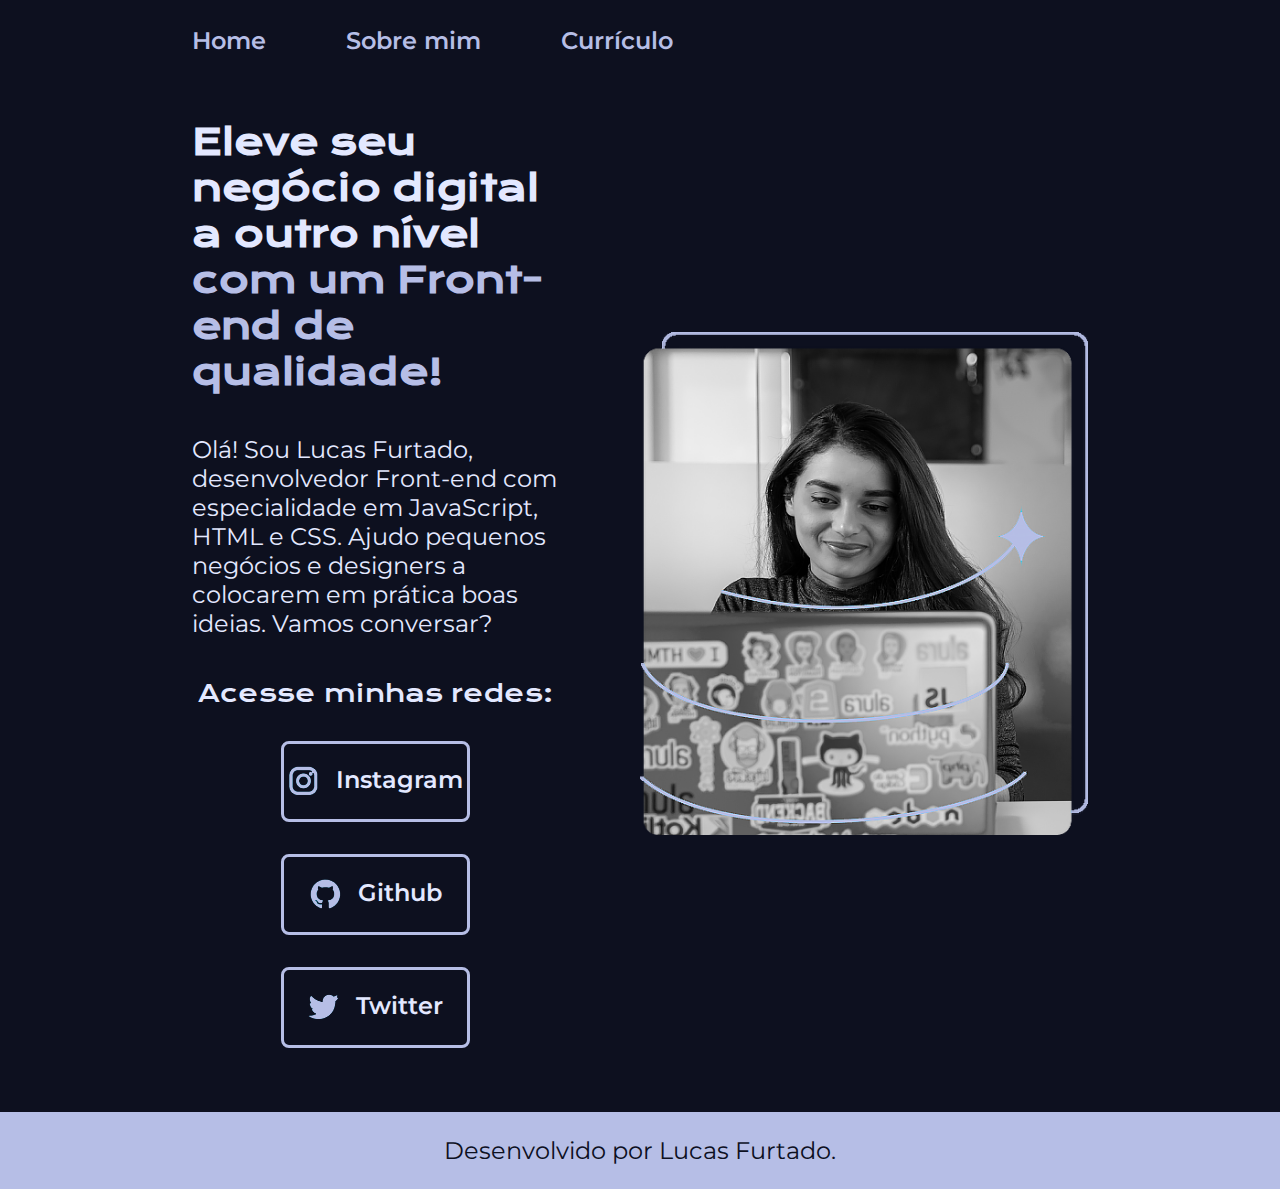
<file: index.html>
<!DOCTYPE html>
<html lang="pt-br">
<head>
    <meta charset="UTF-8">
    <meta http-equiv="X-UA-Compatible" content="IE=edge">
    <meta name="viewport" content="width=device-width, initial-scale=1.0">
    <link rel="stylesheet" href="styles/styles.css">
    <title>Portfolio</title>
</head>
<body>
    <header class="cabecalho">
        <nav class="menu">
            <a class="menu-links" href="index.html">Home</a>
            <a class="menu-links" href="aboutme.html">Sobre mim</a>
            <a class="menu-links" href="curriculo.html">Currículo</a>
        </nav>
    </header>
    
    <main class="apresentacao">
        <section class="apresentacao__conteudo">
            <h1 class="titulo">Eleve seu negócio digital a outro nível <strong class="titulo-destaque">com um Front-end de qualidade!</strong></h1>
            
            <p class="paragrafo">Olá! Sou Lucas Furtado, desenvolvedor Front-end com especialidade em JavaScript, HTML e CSS. Ajudo pequenos negócios e designers a colocarem em prática boas ideias. Vamos conversar?</p>
            
            <div class="botoes">
                <h2 class="subtitulo">Acesse minhas redes:</h2>
                <a class="links" href="https://www.instagram.com/dufurtadoo/" target="_blank">
                    <img src="imagens/instagram.png" alt="Icone Instagram">
                    Instagram
                </a> 
                <a class="links" href="https://github.com/dutrww" target="_blank">
                    <img src="imagens/github.png" alt="Icone Github">
                    Github
                </a>

                <a class="links" href="https://twitter.com/lucasdutr4" target="_blank">
                    <img src="imagens/twitter.png" alt="Icone Twitter">
                    Twitter
                </a>
            </div>

        </section>
        <img class="imagem-principal" src="imagens/guria.png" alt="Foto de uma pessoa mexendo no computador">
    </main>
    
    <footer class="rodape">
        <p>Desenvolvido por Lucas Furtado.</p>
    </footer>
</body>
</html>
</file>
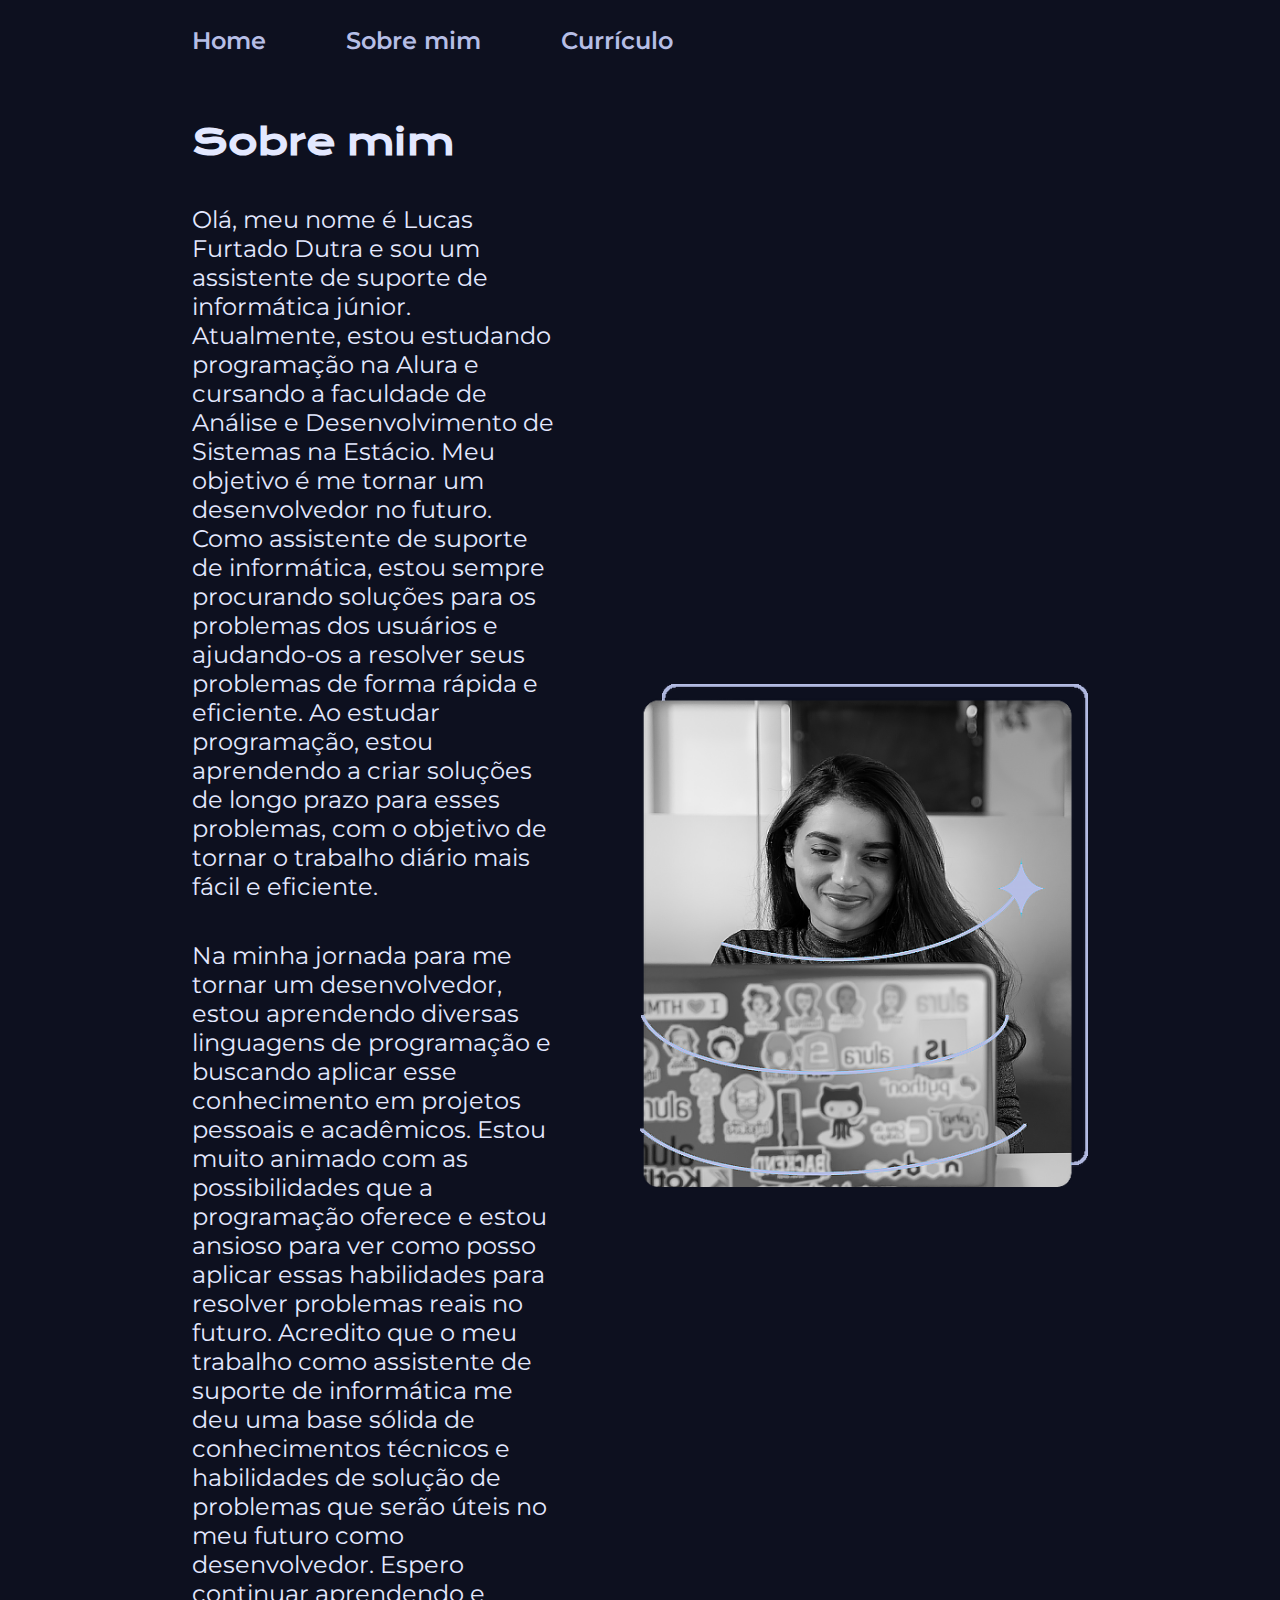
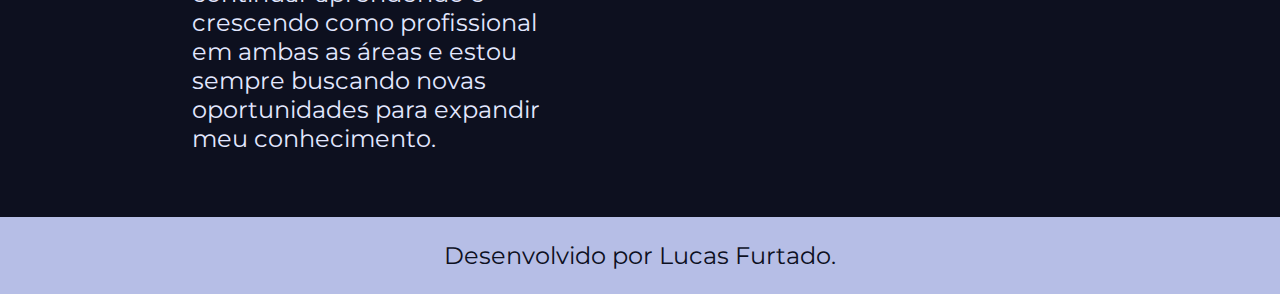
<file: aboutme.html>
<!DOCTYPE html>
<html lang="pt-br">
<head>
    <meta charset="UTF-8">
    <meta http-equiv="X-UA-Compatible" content="IE=edge">
    <meta name="viewport" content="width=device-width, initial-scale=1.0">
    <link rel="stylesheet" href="styles/styles.css">
    <title>Sobre mim</title>
</head>
<body>
    <header class="cabecalho">
        <nav class="menu">
            <a class="menu-links" href="index.html">Home</a>
            <a class="menu-links" href="aboutme.html">Sobre mim</a>
            <a class="menu-links" href="curriculo.html">Currículo</a>
        </nav>
    </header>

    <main class="apresentacao">
        <section class="apresentacao__conteudo">
            <h1 class="titulo">Sobre mim</h1>
            <p class="paragrafo">
                Olá, meu nome é Lucas Furtado Dutra e sou um assistente de suporte de informática júnior. Atualmente, estou estudando programação na Alura e cursando a faculdade de Análise e Desenvolvimento de Sistemas na Estácio. Meu objetivo é me tornar um desenvolvedor no futuro.

                Como assistente de suporte de informática, estou sempre procurando soluções para os problemas dos usuários e ajudando-os a resolver seus problemas de forma rápida e eficiente. Ao estudar programação, estou aprendendo a criar soluções de longo prazo para esses problemas, com o objetivo de tornar o trabalho diário mais fácil e eficiente.</p>
            <p class="paragrafo">
                Na minha jornada para me tornar um desenvolvedor, estou aprendendo diversas linguagens de programação e buscando aplicar esse conhecimento em projetos pessoais e acadêmicos. Estou muito animado com as possibilidades que a programação oferece e estou ansioso para ver como posso aplicar essas habilidades para resolver problemas reais no futuro.

                Acredito que o meu trabalho como assistente de suporte de informática me deu uma base sólida de conhecimentos técnicos e habilidades de solução de problemas que serão úteis no meu futuro como desenvolvedor. Espero continuar aprendendo e crescendo como profissional em ambas as áreas e estou sempre buscando novas oportunidades para expandir meu conhecimento.</p>
        </section>
        <img class="imagem-principal" src="imagens/guria.png" alt="Guria programando">
    </main>

    <footer class="rodape">
        <p>Desenvolvido por Lucas Furtado.</p>
    </footer>
</body>
</html>
</file>
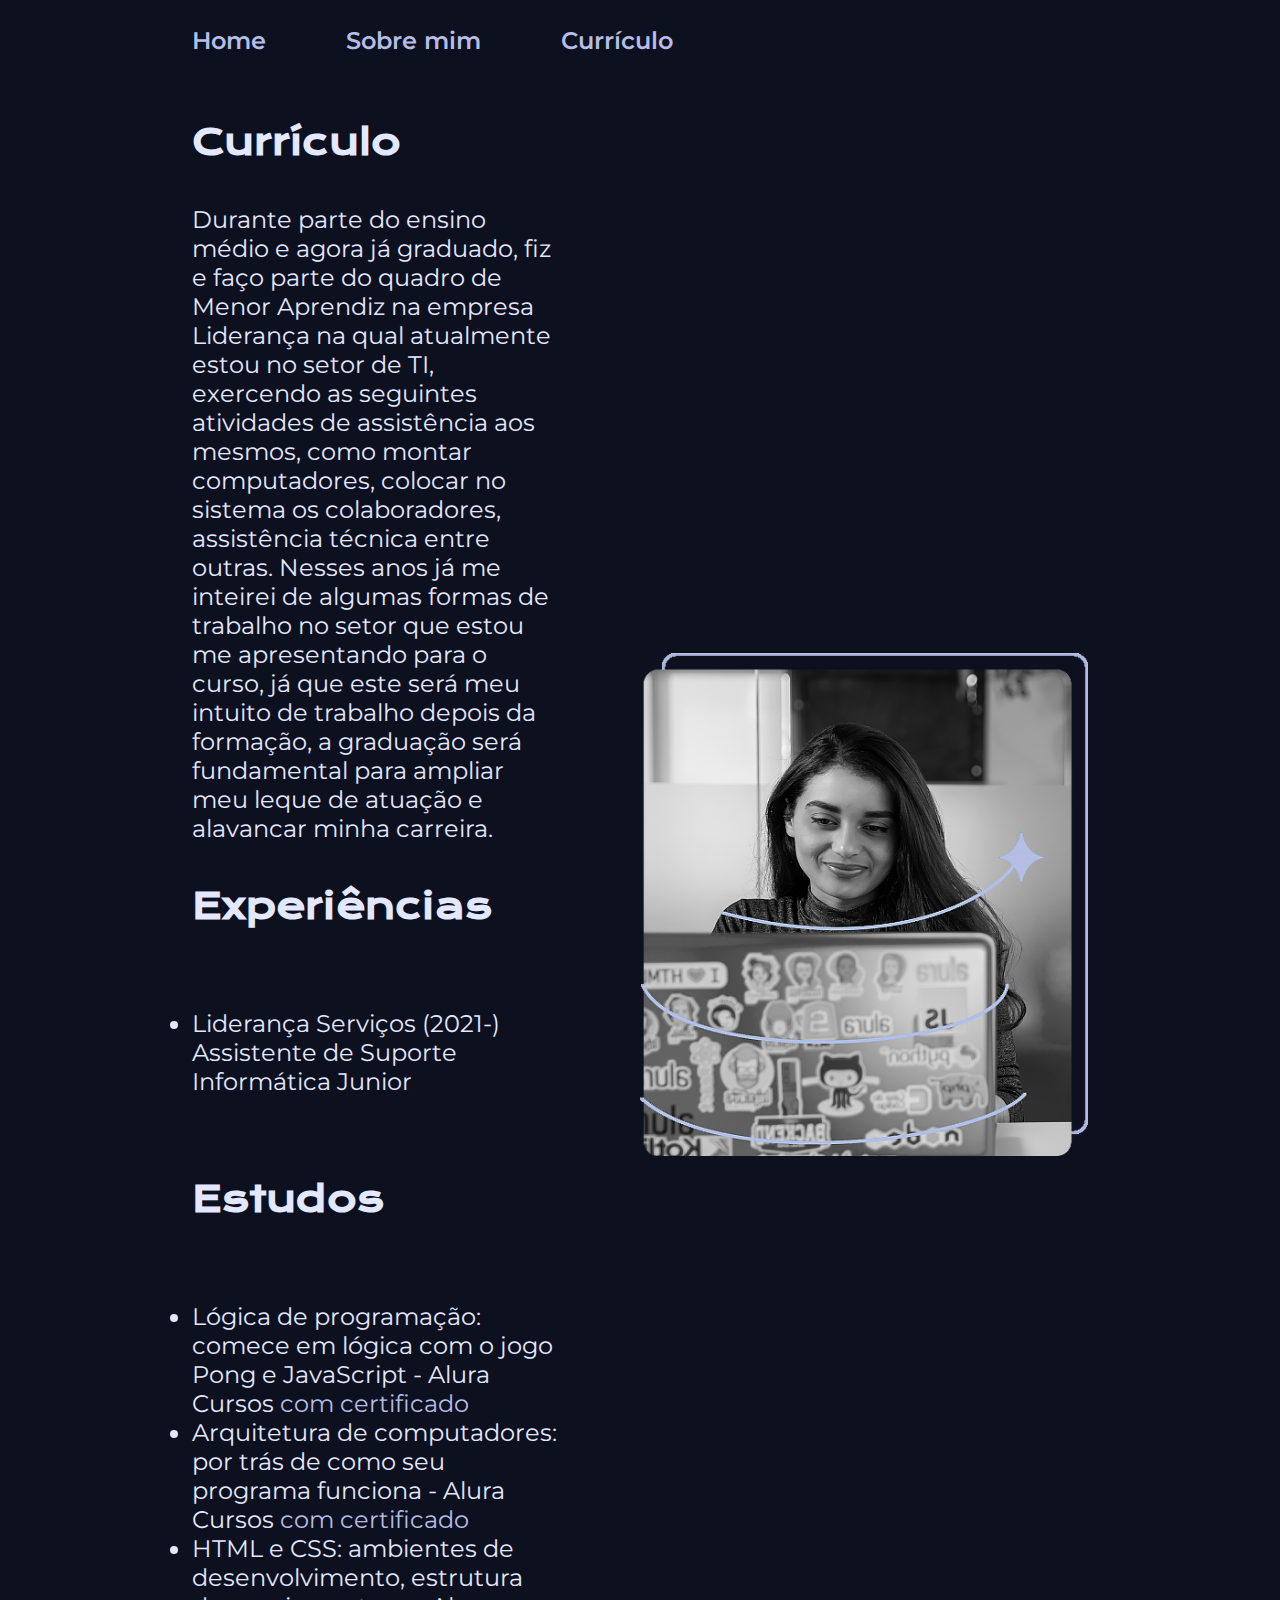
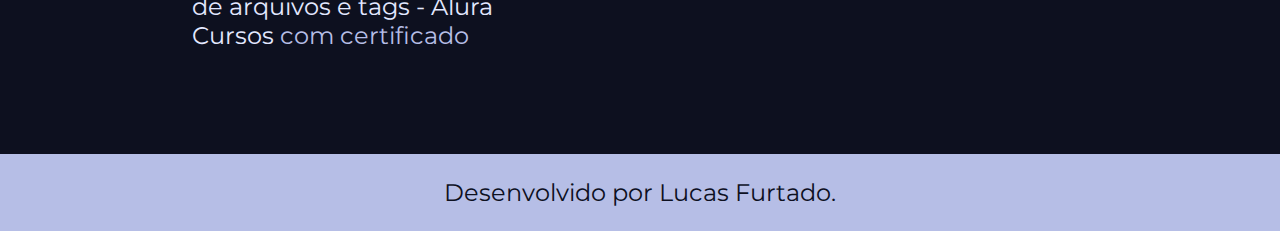
<file: curriculo.html>
<!DOCTYPE html>
<html lang="pt-br">
<head>
    <meta charset="UTF-8">
    <meta http-equiv="X-UA-Compatible" content="IE=edge">
    <meta name="viewport" content="width=device-width, initial-scale=1.0">
    <link rel="stylesheet" href="styles/styles.css">
    <title>Currículo</title>
</head>
<body>
 <header class="cabecalho">
    <nav class="menu">
        <a class="menu-links" href="index.html">Home</a>
        <a class="menu-links" href="aboutme.html">Sobre mim</a>
        <a class="menu-links" href="curriculo.html">Currículo</a>
    </nav> 
 </header>
 
 <main class="base-curriculo">
    <section class="apresentacao-curriculo">
        <h1 class="titulo-curriculo">Currículo</h1>
        <p class="conteudo-curriculo">
            Durante parte do ensino médio e agora já graduado, fiz e faço parte do quadro de Menor Aprendiz na empresa Liderança na qual atualmente estou no setor de TI, exercendo as seguintes atividades de assistência aos mesmos, como montar computadores, colocar no sistema os colaboradores, assistência técnica entre outras. Nesses anos já me inteirei de algumas formas de trabalho no setor que estou me apresentando para o curso, já que este será meu intuito de trabalho depois da formação, a graduação será fundamental para ampliar meu leque de atuação e alavancar minha carreira.</p>

        <h2 class="titulo-curriculo">Experiências</h2>
        <p class="conteudo-curriculo">
            <ul class="conteudo-curriculo">
                <li> Liderança Serviços (2021-) Assistente de Suporte Informática Junior</li>
            </ul>
        </p>

        <h1 class="titulo-curriculo">Estudos</h1>
        <p class="conteudo-curriculo">
            <ul class="conteudo-curriculo">
                <li>Lógica de programação: comece em lógica com o jogo Pong e JavaScript - Alura Cursos <a class="certificados" href="https://cursos.alura.com.br/certificate/e1ff693c-f89b-4212-8845-08d9b8e048a4" target="_blank">com certificado</a> </li>
                <li>Arquitetura de computadores: por trás de como seu programa funciona - Alura Cursos <a class="certificados" href="https://cursos.alura.com.br/certificate/066c81e7-7f10-4ab4-bd6e-4ebb45e20e63" target="_blank">com certificado</a> </li>
                <li>HTML e CSS: ambientes de desenvolvimento, estrutura de arquivos e tags - Alura Cursos <a class="certificados" href="https://cursos.alura.com.br/certificate/0cbd67c6-702c-46d7-b802-de2ebbbccbb3" target="_blank">com certificado</a> </li>
            </ul>
        </p>

    </section>
    <img class="imagem-principal" src="imagens/guria.png" alt="Foto de uma pessoa mexendo no computador"> 
</main>
 
 <footer class="rodape">
    <p>Desenvolvido por Lucas Furtado.</p>
 </footer>
</body>
</html>
</file>
<file: styles/styles.css>
@import url('https://fonts.googleapis.com/css2?family=Krona+One&display=swap');
@import url('https://fonts.googleapis.com/css2?family=Montserrat:wght@400;600&display=swap');

:root {
    --cor-primaria: #0D101F;
    --cor-secundaria: #E3E8FF;
    --cor-terciaria: #B6BEE6;

    --fonte-principal: 'Krona One', sans-serif;
    --fonte-secundaria: 'Montserrat', sans-serif;
}

* {
    margin: 0;
    padding: 0;
}

body {
    /* height: 100vh; */
    box-sizing: border-box;
    background-color:var(--cor-primaria);
    color: var(--cor-secundaria);
}

.cabecalho {
    padding: 2% 0 0 15%
}

.menu {
    display: flex;
    gap: 80px;
}

.menu-links {
    font-size: 1.5rem;
    font-family: var(--fonte-secundaria);
    font-weight: 600;
    color: var(--cor-terciaria);
    text-decoration: none;
    transition: all 0.2s ease-in;
}

.menu-links:hover {
    color: var(--cor-secundaria);
    transform: scale(1.07);
}

.titulo {
    font-size: 2.25rem;
    font-family: var(--fonte-principal);
}

.titulo-destaque {
    color: var(--cor-terciaria)
}

.paragrafo {
    font-size: 1.5rem;
    font-family: var(--fonte-secundaria);
}

.apresentacao {
    padding: 5% 15%;
    display: flex;
    align-items: center;
    justify-content: space-between;
    gap: 82px;
}

.apresentacao__conteudo {
    width: 50%;
    display: flex;
    flex-direction: column;
    gap: 40px;
}

.botoes {
    display: flex;
    justify-content: space-between;
    flex-direction: column;
    align-items: center;
    gap: 32px;
}

.subtitulo {
    font-size: 1.5rem;
    font-family: var(--fonte-principal);
    font-weight: 400;
    
}

.links {
    display: flex;
    justify-content: center;
    gap: 16px;
    width: 50%;
    border: 3px solid var(--cor-terciaria);
    text-align: center; 
    font-size: 1.5rem;
    font-family:var(--fonte-secundaria);
    font-weight: 600;
    text-decoration: none;
    color: var(--cor-secundaria);
    border-radius: 8px;
    padding: 21.5px 0;
    transition: all 0.4s ease-in;
}

.links:hover {
    color: var(--cor-terciaria);
    background-color: #272727;
    transform: scale(1.1);
    font-size: 1.75rem;
}

.imagem-principal {
    width: 50%;
}

.rodape {
    text-align: center;
    padding: 24px;
    font-size: 1.5rem;
    font-weight: 400;
    font-family: var(--fonte-secundaria);
    color: var(--cor-primaria);
    background-color: var(--cor-terciaria);
}

/* PARA O CURRÍCULO */

.base-curriculo {
    padding: 5% 15%;
    display: flex;
    align-items: center;
    justify-content: space-between;
    gap: 82px;
}

.apresentacao-curriculo {
    width: 615px;
    display: flex;
    flex-direction: column;
    gap: 40px;
}

.titulo-curriculo {
    font-size: 2.25rem;
    font-family: var(--fonte-principal);

}

.conteudo-curriculo {
    font-size: 1.5rem;
    font-family: var(--fonte-secundaria);
    font-weight: 400;
}

.certificados {
    text-decoration: none;
    color: var(--cor-terciaria);
}

@media screen and (max-width: 1024px){
    .base-curriculo{
        flex-direction: column-reverse;
        padding: 5%;
    }

    .apresentacao-curriculo {
        width: auto;
    }

    .titulo-curriculo {
        font-size: 1.5rem;
    }

    .conteudo-curriculo {
        font-size: 1rem;
    }

    .paragrafo {
        font-size: 1rem;
    }

    .titulo {
        font-size: 1.5rem;
    }

    .subtitulo {
        font-size: 1.25rem;
    }

    .links {
        width: 70vw;
    }

    .rodape {
        font-size: 1rem;
    }
}

/* */

@media screen and (max-width: 1024px) {
    .cabecalho{
         padding: 10%;  
    }
    .menu {
        justify-content: center;
    }

    .menu-links {
        font-size: 1.25rem;
    }

    .apresentacao{
        flex-direction: column-reverse;
        padding: 5%;
    }

    .apresentacao__conteudo {
        width: auto;
    }
    
}
</file>
